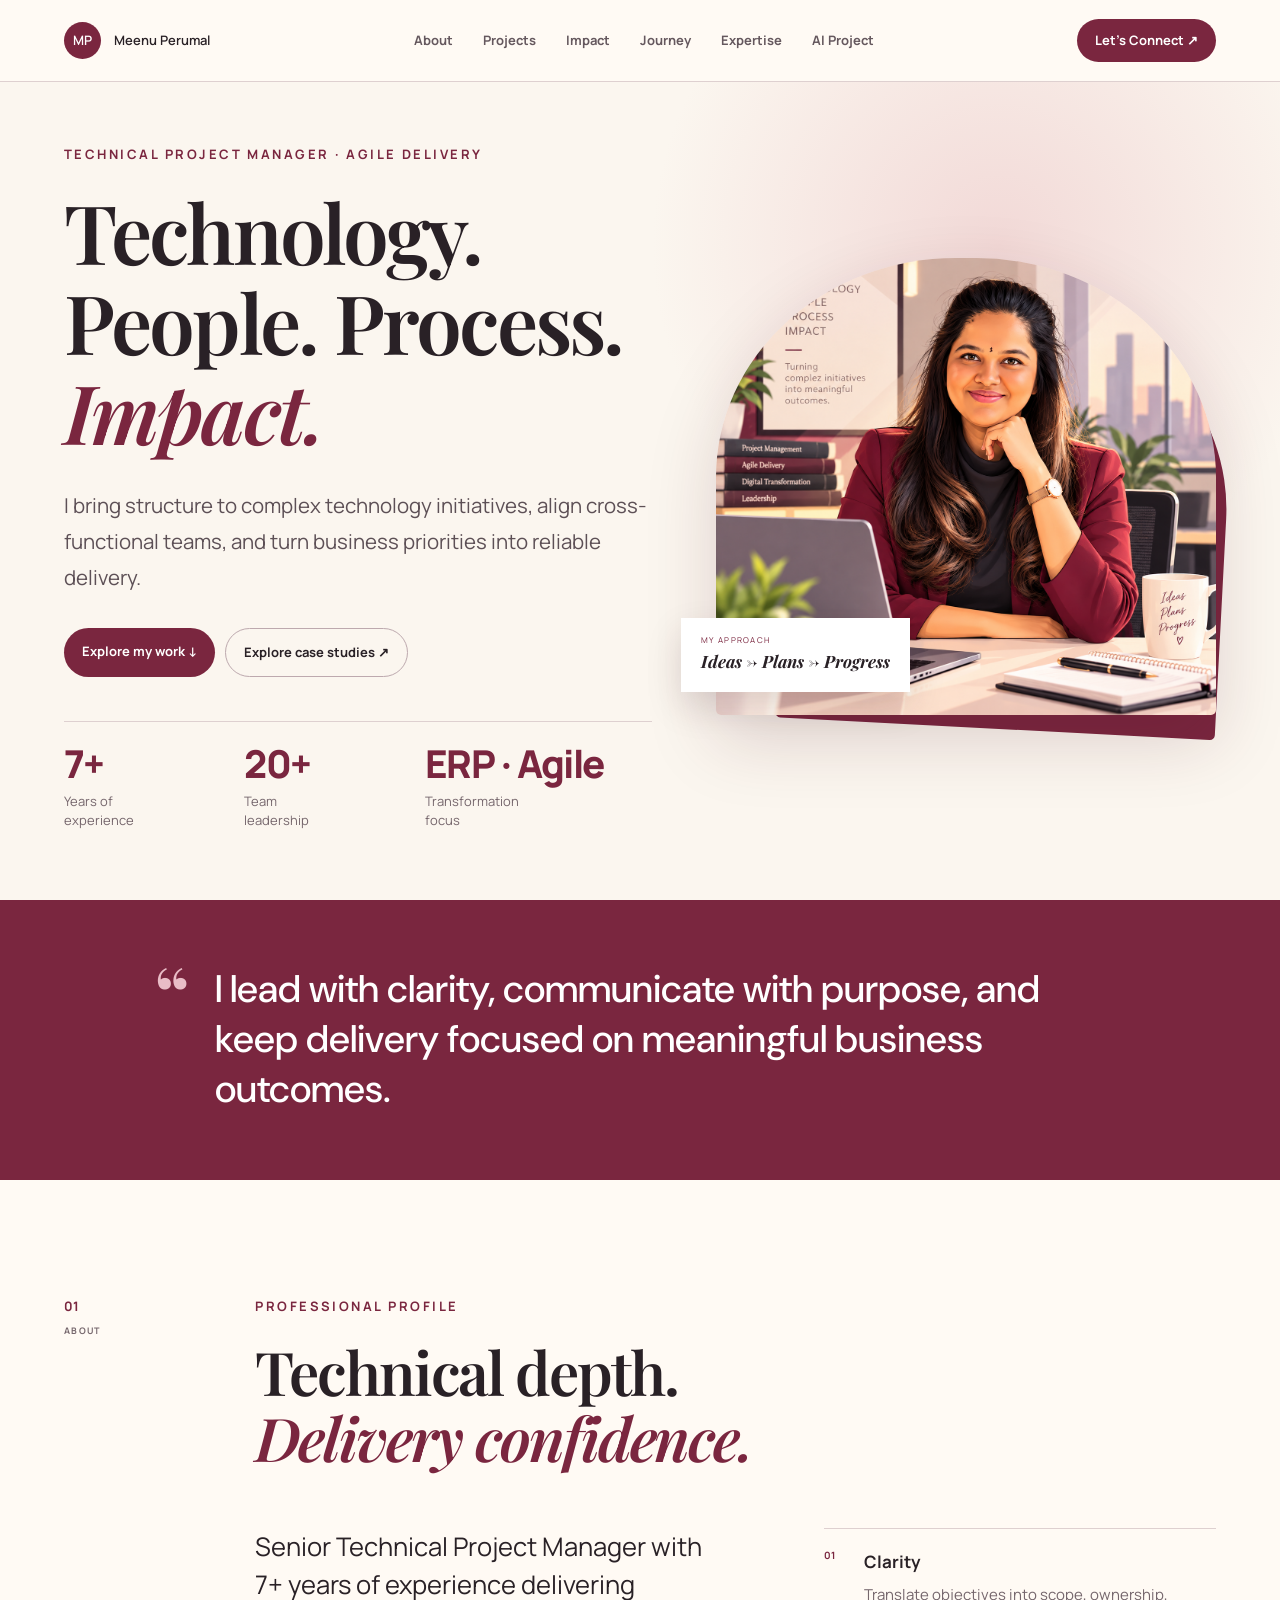
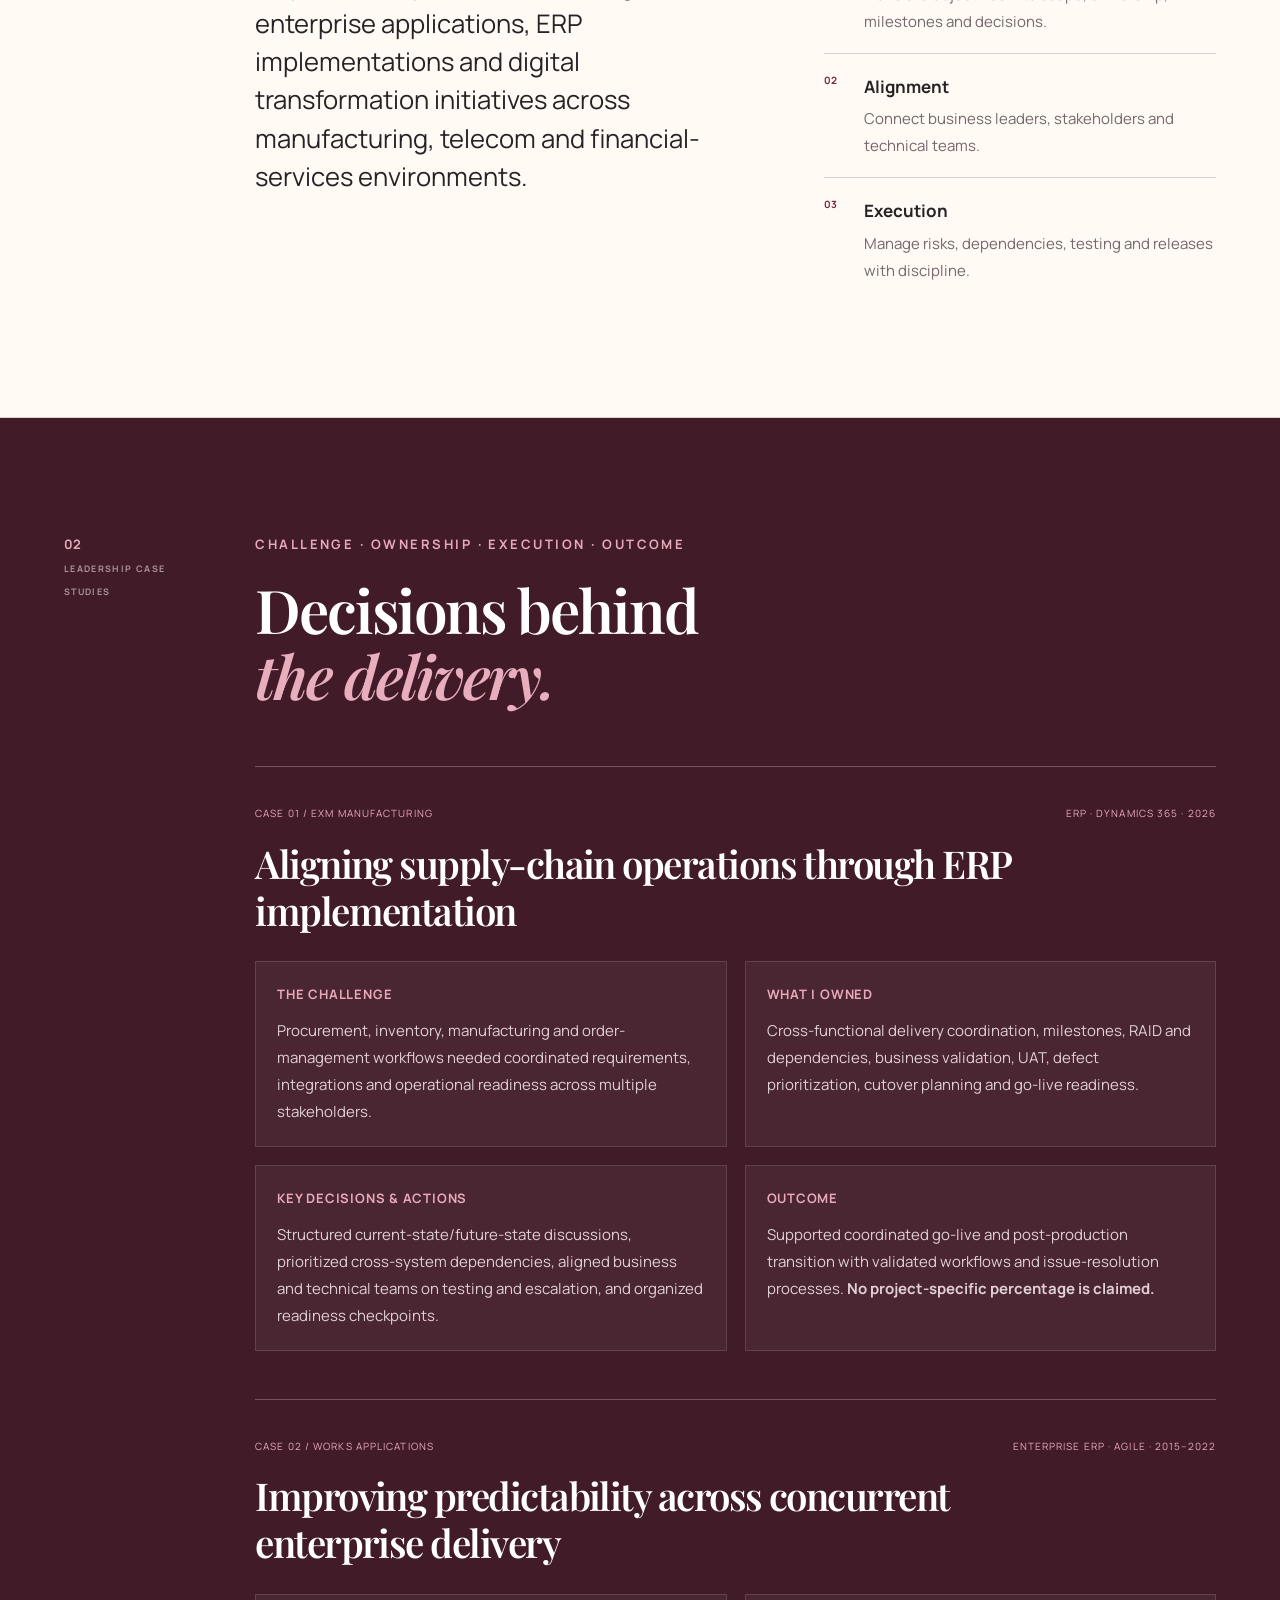
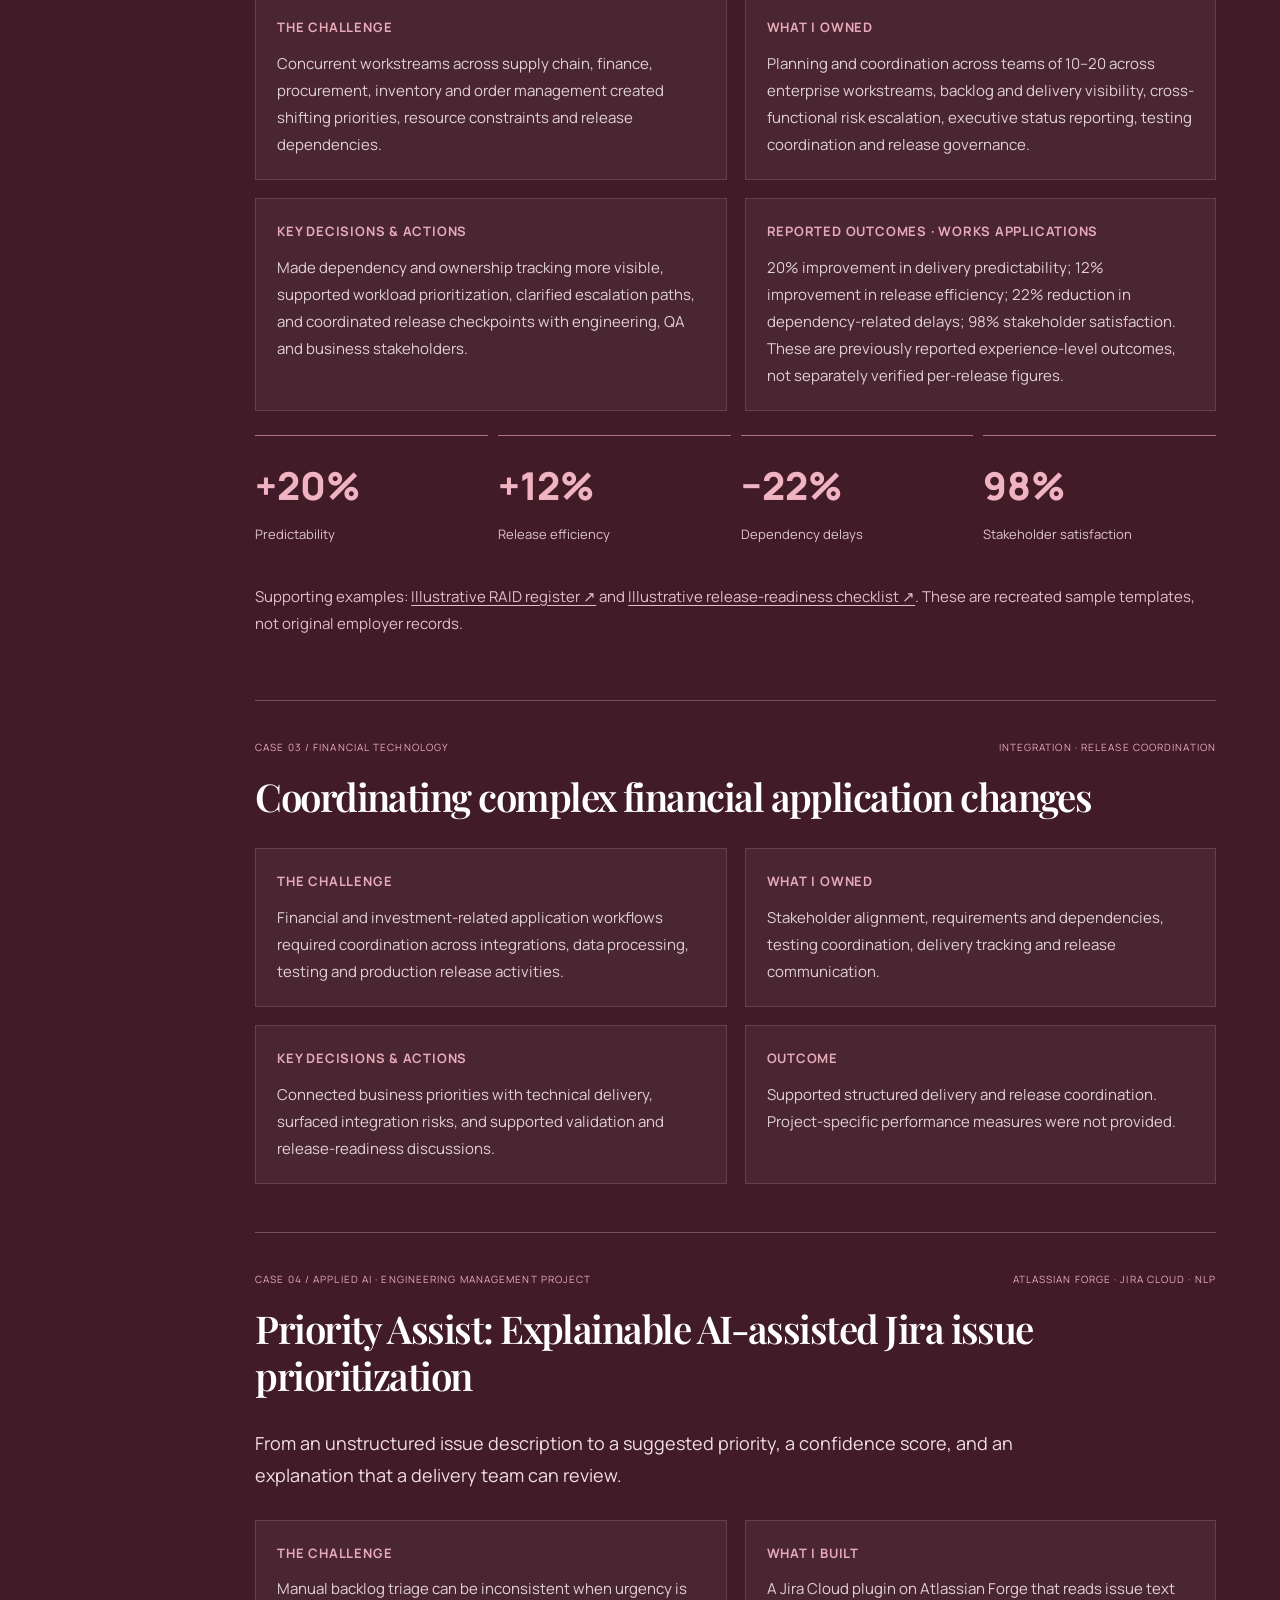
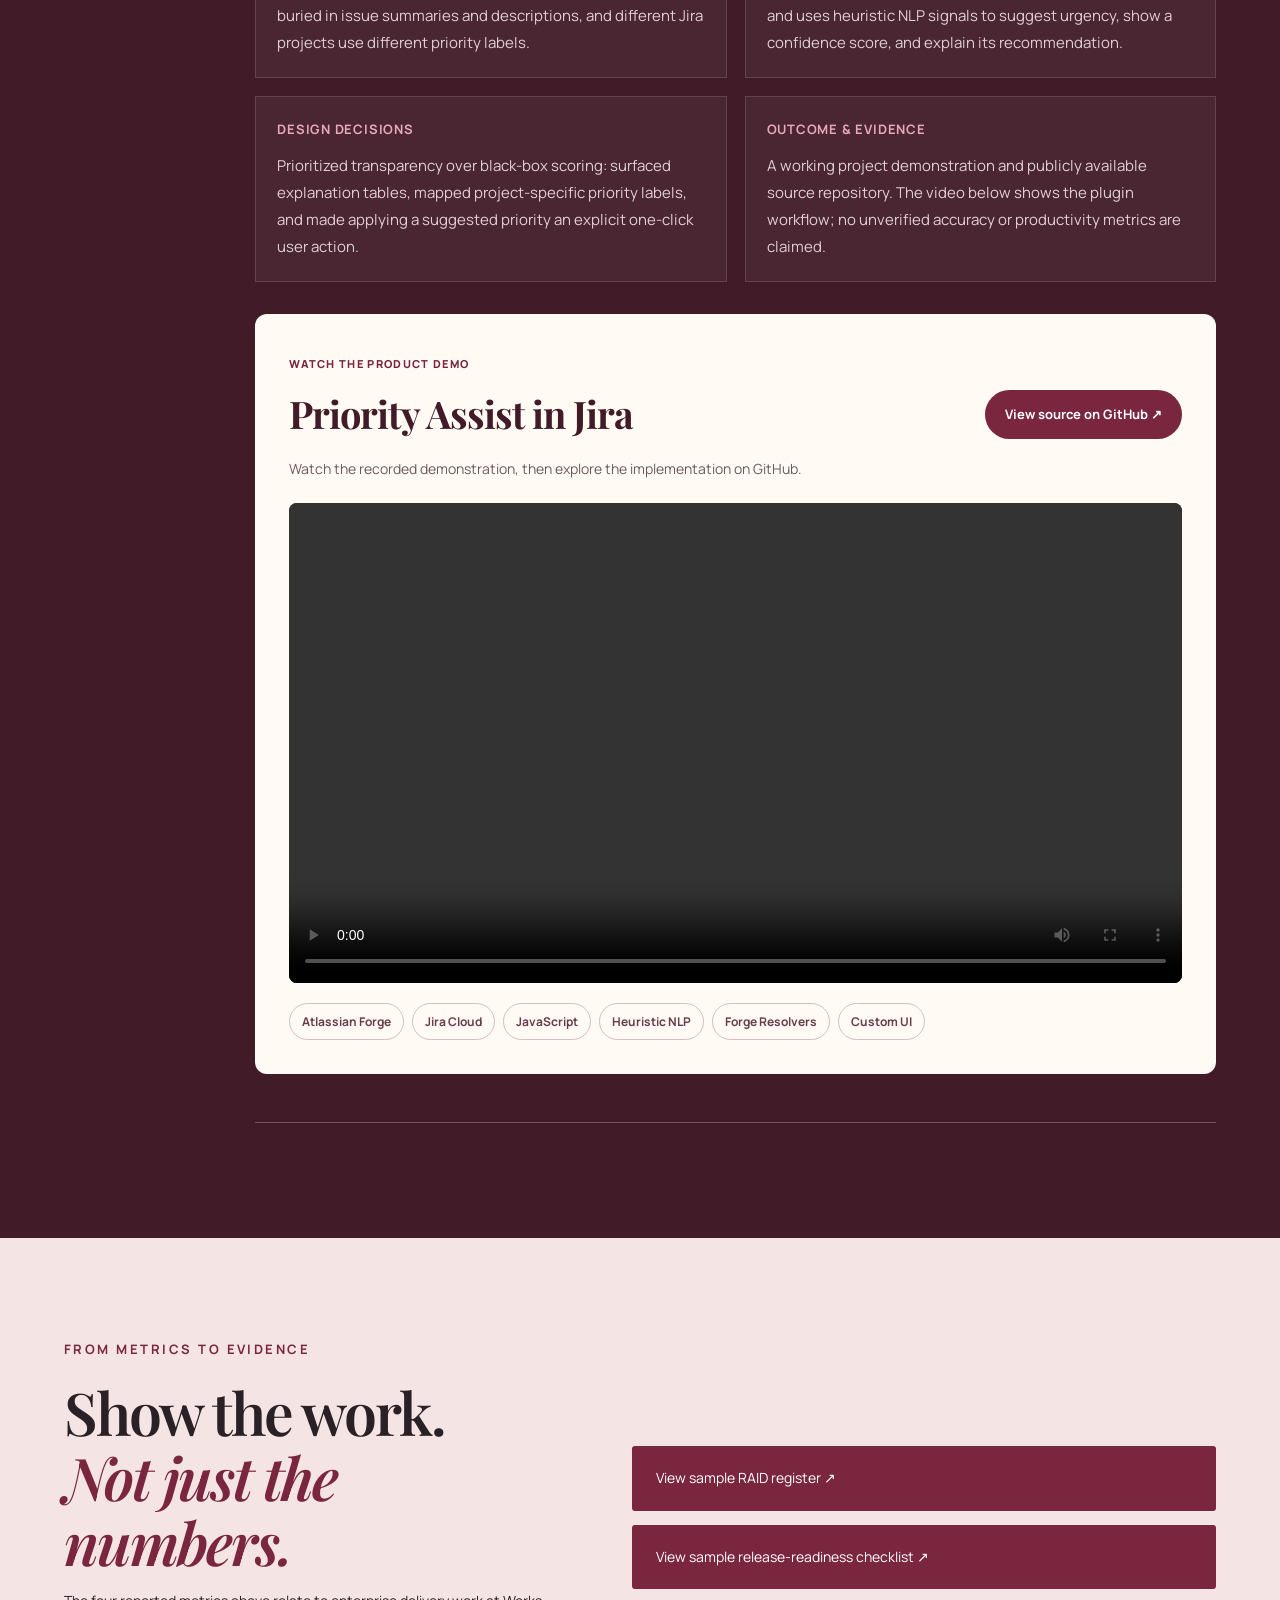
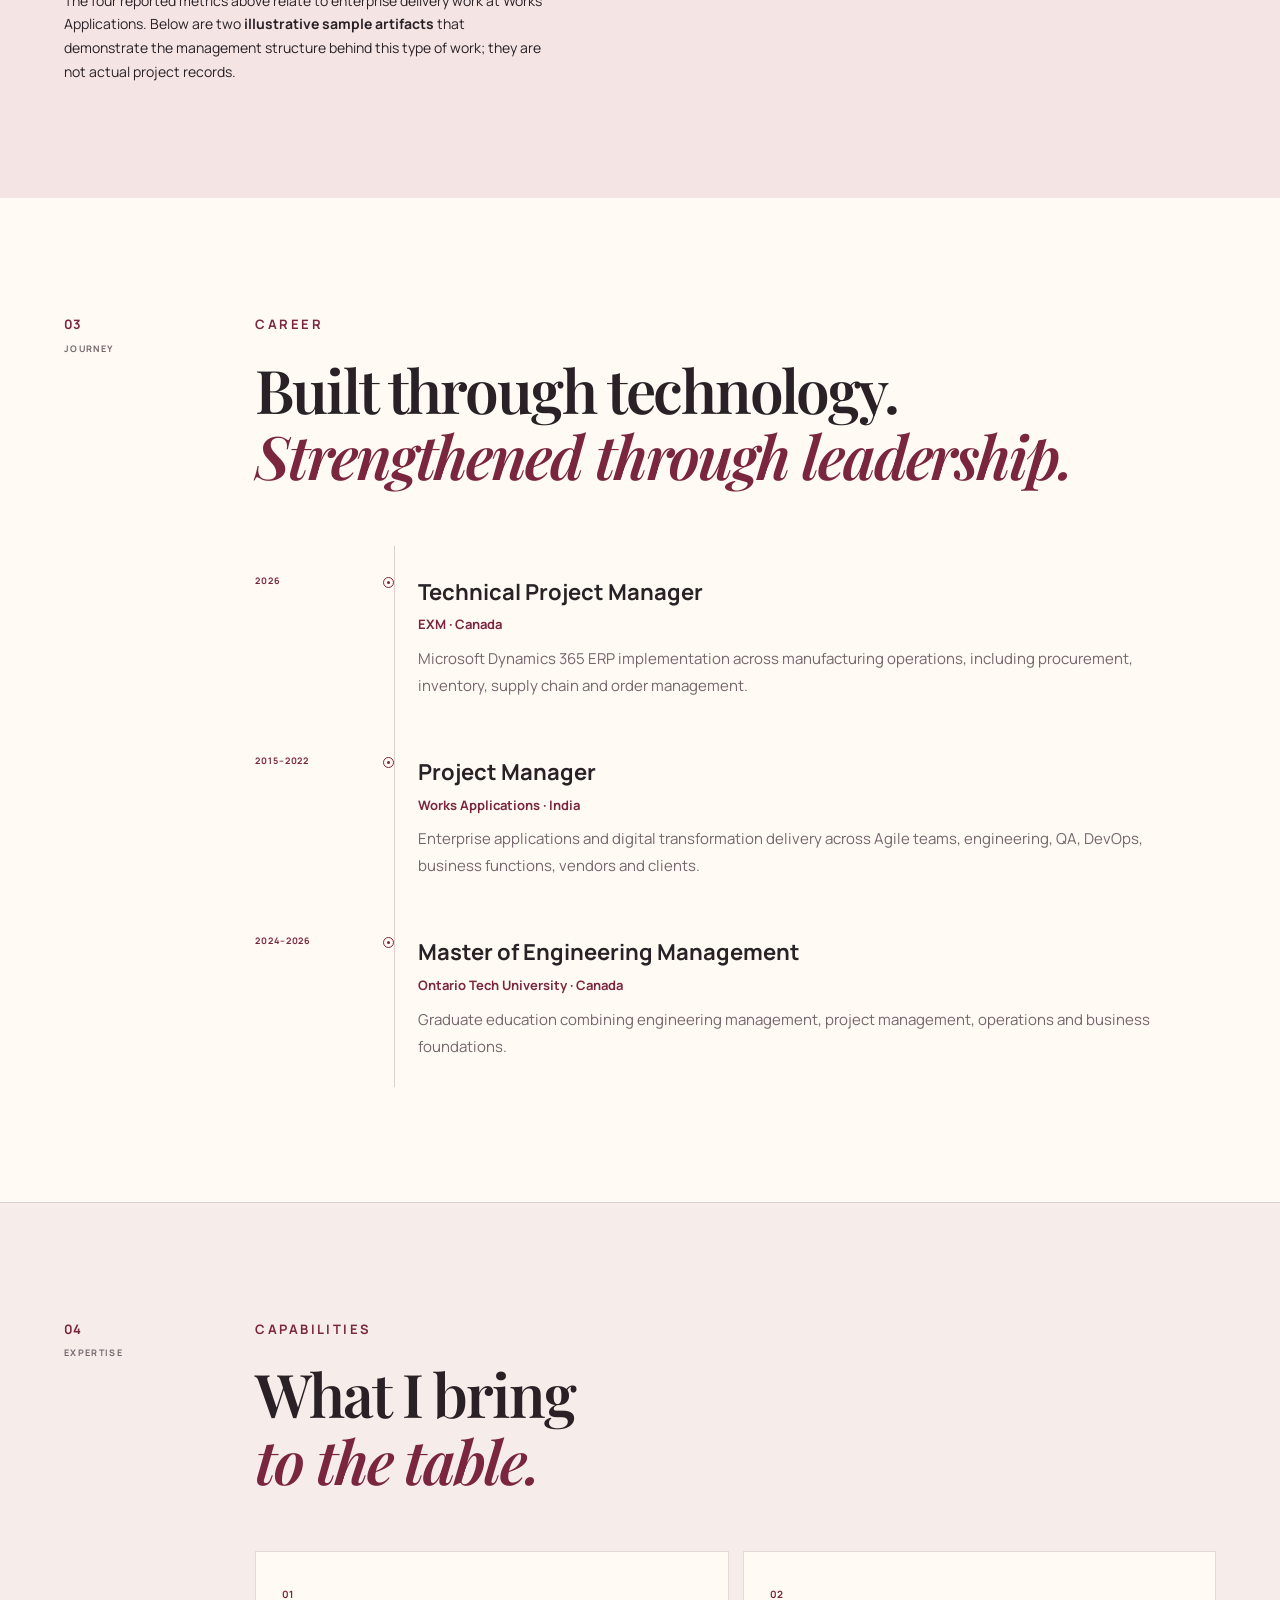
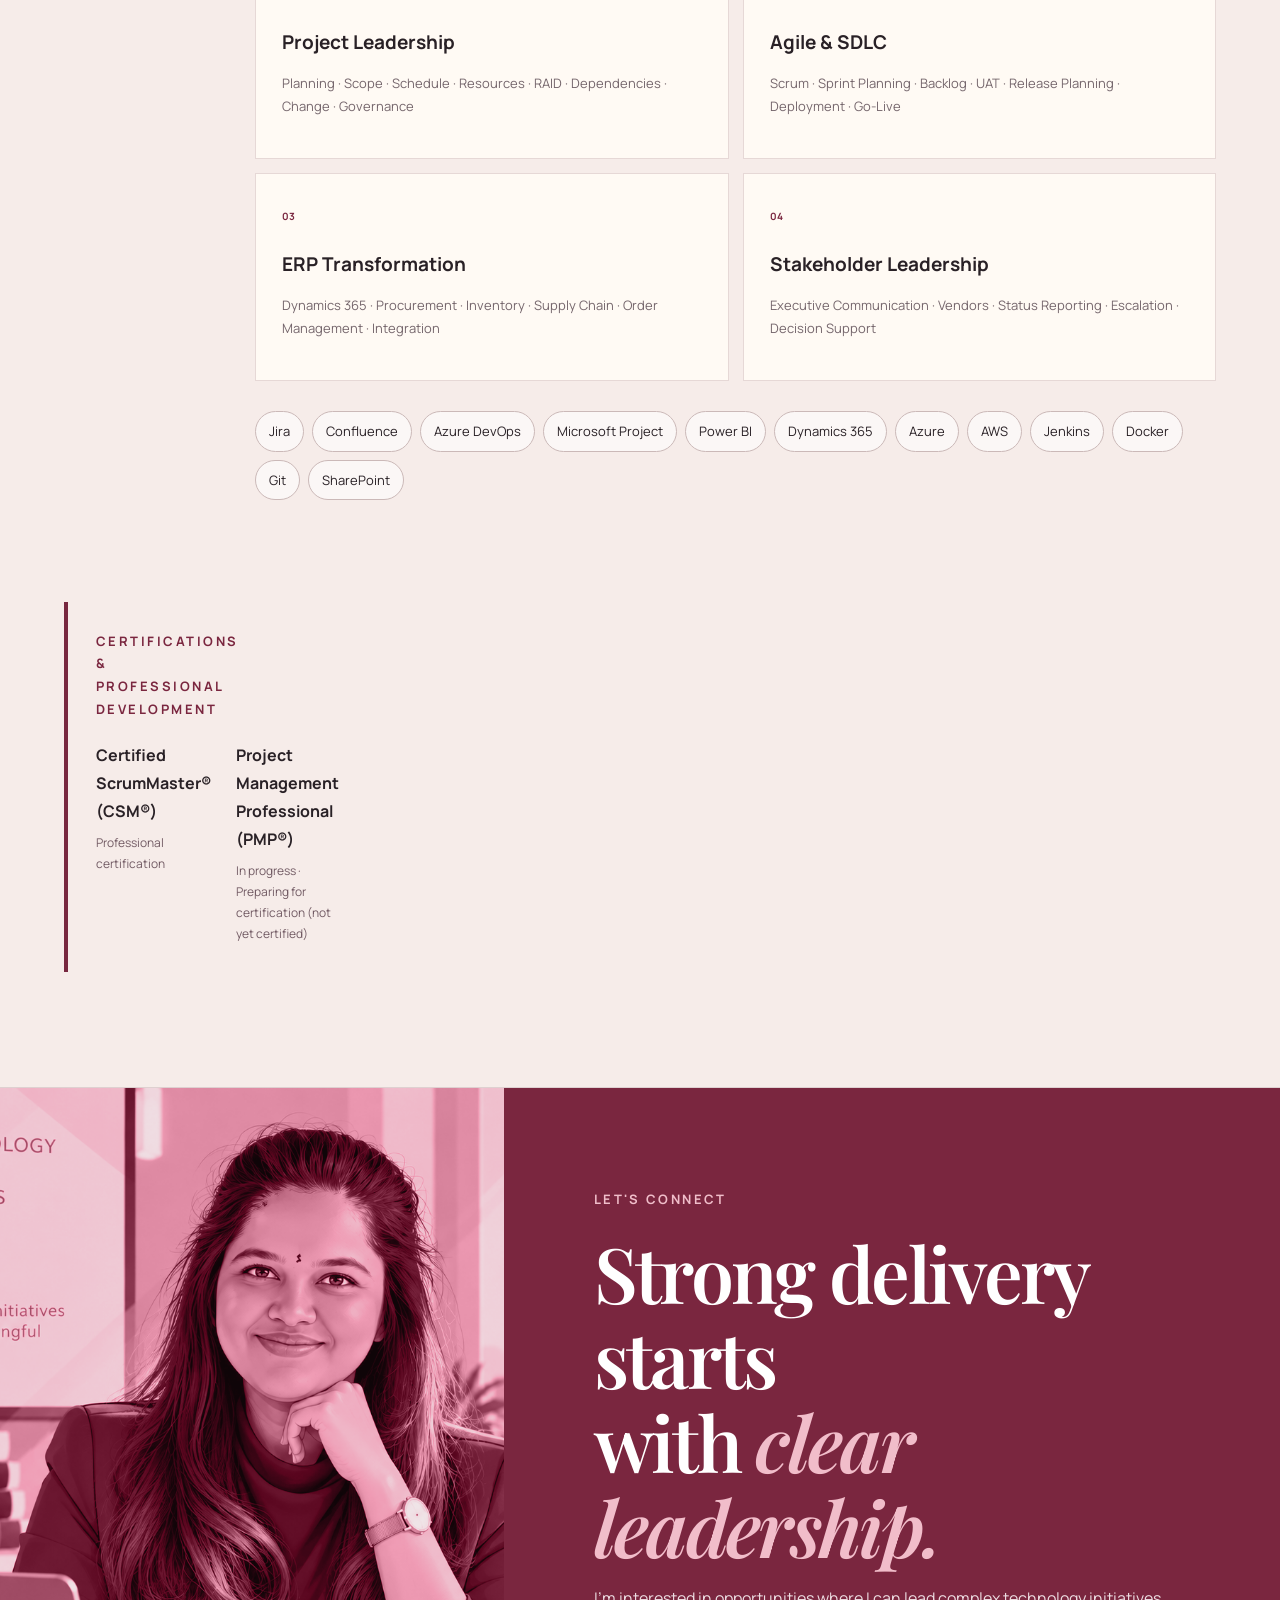
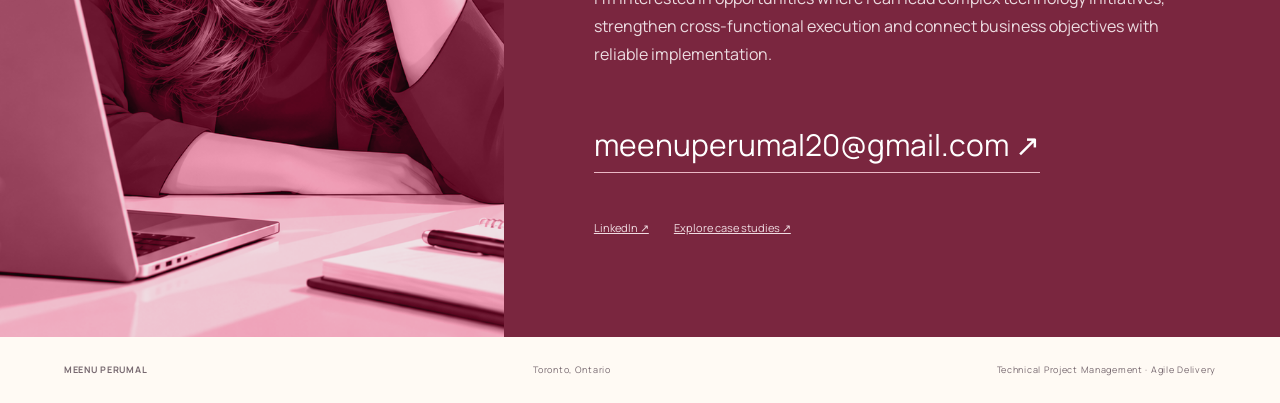
<file: index.html>
<!DOCTYPE html>

<html lang="en"><head>
<meta charset="utf-8"/><meta content="width=device-width,initial-scale=1" name="viewport"/>
<meta content="Meenu Perumal — Technical Project Manager | Agile Delivery | ERP &amp; Digital Transformation" name="description"/>
<title>Meenu Perumal | Technical Project Manager</title>
<link rel="preconnect" href="https://fonts.googleapis.com"/><link rel="preconnect" href="https://fonts.gstatic.com" crossorigin/><link href="https://fonts.googleapis.com/css2?family=DM+Sans:wght@400;500;600;700&family=Manrope:wght@400;500;600;700;800&family=Playfair+Display:ital,wght@0,500;0,600;0,700;1,500;1,600&display=swap" rel="stylesheet"/><link href="styles.css" rel="stylesheet"/>
</head><body>
<header>
<a class="logo" href="#home"><span>MP</span> Meenu Perumal</a>
<nav><a href="#about">About</a><a href="#work">Projects</a><a href="#impact">Impact</a><a href="#journey">Journey</a><a href="#expertise">Expertise</a><a href="#nlp">AI Project</a></nav>
<a class="connect" href="#contact">Let's Connect <b>↗</b></a>
</header>
<main>
<section class="hero" id="home">
<div class="hero-copy reveal">
<p class="eyebrow">TECHNICAL PROJECT MANAGER · AGILE DELIVERY</p>
<h1>Technology.<br/>People. Process.<br/><em>Impact.</em></h1>
<p class="intro">I bring structure to complex technology initiatives, align cross-functional teams, and turn business priorities into reliable delivery.</p>
<div class="buttons"><a class="btn solid" href="#work">Explore my work <span>↓</span></a><a class="btn outline" href="#work" target="_blank">Explore case studies ↗</a></div>
<div class="mini-stats"><div><b>7+</b><span>Years of<br/>experience</span></div><div><b>20+</b><span>Team<br/>leadership</span></div><div><b>ERP · Agile</b><span>Transformation<br/>focus</span></div></div>
</div>
<div class="hero-art reveal">
<div class="art-back"></div><img alt="Illustrated professional portrait of Meenu Perumal" src="meenu-cartoon-portrait.png"/>
<div class="floating-card"><span>MY APPROACH</span><strong>Ideas → Plans → Progress</strong></div>
</div>
</section>
<section class="quote reveal"><span>“</span><p>I lead with clarity, communicate with purpose, and keep delivery focused on meaningful business outcomes.</p></section>
<section class="section light" id="about">
<div class="side-label reveal">01<br/><span>ABOUT</span></div>
<div class="content reveal">
<p class="eyebrow">PROFESSIONAL PROFILE</p>
<h2>Technical depth.<br/><em>Delivery confidence.</em></h2>
<div class="about-grid"><p class="big">Senior Technical Project Manager with 7+ years of experience delivering enterprise applications, ERP implementations and digital transformation initiatives across manufacturing, telecom and financial-services environments.</p>
<div class="values"><article><b>01</b><div><h3>Clarity</h3><p>Translate objectives into scope, ownership, milestones and decisions.</p></div></article><article><b>02</b><div><h3>Alignment</h3><p>Connect business leaders, stakeholders and technical teams.</p></div></article><article><b>03</b><div><h3>Execution</h3><p>Manage risks, dependencies, testing and releases with discipline.</p></div></article></div></div>
</div></section>
<section class="section wine" id="work"><div class="side-label reveal">02<br/><span>LEADERSHIP CASE STUDIES</span></div><div class="content reveal"><p class="eyebrow">CHALLENGE · OWNERSHIP · EXECUTION · OUTCOME</p><h2>Decisions behind<br/><em>the delivery.</em></h2>
<div class="lead-cases">
<article class="lead-case"><div class="case-head"><span>CASE 01 / EXM MANUFACTURING</span><span>ERP · DYNAMICS 365 · 2026</span></div><h3>Aligning supply-chain operations through ERP implementation</h3><div class="case-grid"><div><h4>THE CHALLENGE</h4><p>Procurement, inventory, manufacturing and order-management workflows needed coordinated requirements, integrations and operational readiness across multiple stakeholders.</p></div><div><h4>WHAT I OWNED</h4><p>Cross-functional delivery coordination, milestones, RAID and dependencies, business validation, UAT, defect prioritization, cutover planning and go-live readiness.</p></div><div><h4>KEY DECISIONS &amp; ACTIONS</h4><p>Structured current-state/future-state discussions, prioritized cross-system dependencies, aligned business and technical teams on testing and escalation, and organized readiness checkpoints.</p></div><div><h4>OUTCOME</h4><p>Supported coordinated go-live and post-production transition with validated workflows and issue-resolution processes. <strong>No project-specific percentage is claimed.</strong></p></div></div></article>
<article class="lead-case"><div class="case-head"><span>CASE 02 / WORKS APPLICATIONS</span><span>ENTERPRISE ERP · AGILE · 2015–2022</span></div><h3>Improving predictability across concurrent enterprise delivery</h3><div class="case-grid"><div><h4>THE CHALLENGE</h4><p>Concurrent workstreams across supply chain, finance, procurement, inventory and order management created shifting priorities, resource constraints and release dependencies.</p></div><div><h4>WHAT I OWNED</h4><p>Planning and coordination across teams of 10–20 across enterprise workstreams, backlog and delivery visibility, cross-functional risk escalation, executive status reporting, testing coordination and release governance.</p></div><div><h4>KEY DECISIONS &amp; ACTIONS</h4><p>Made dependency and ownership tracking more visible, supported workload prioritization, clarified escalation paths, and coordinated release checkpoints with engineering, QA and business stakeholders.</p></div><div><h4>REPORTED OUTCOMES · WORKS APPLICATIONS</h4><p>20% improvement in delivery predictability; 12% improvement in release efficiency; 22% reduction in dependency-related delays; 98% stakeholder satisfaction. These are previously reported experience-level outcomes, not separately verified per-release figures.</p></div></div><div class="metric-strip"><div><strong>+20%</strong><small>Predictability</small></div><div><strong>+12%</strong><small>Release efficiency</small></div><div><strong>−22%</strong><small>Dependency delays</small></div><div><strong>98%</strong><small>Stakeholder satisfaction</small></div></div><p class="artifact-note">Supporting examples: <a href="sample-raid-register.html" target="_blank">Illustrative RAID register ↗</a> and <a href="sample-release-readiness.html" target="_blank">Illustrative release-readiness checklist ↗</a>. These are recreated sample templates, not original employer records.</p></article>
<article class="lead-case"><div class="case-head"><span>CASE 03 / FINANCIAL TECHNOLOGY</span><span>INTEGRATION · RELEASE COORDINATION</span></div><h3>Coordinating complex financial application changes</h3><div class="case-grid"><div><h4>THE CHALLENGE</h4><p>Financial and investment-related application workflows required coordination across integrations, data processing, testing and production release activities.</p></div><div><h4>WHAT I OWNED</h4><p>Stakeholder alignment, requirements and dependencies, testing coordination, delivery tracking and release communication.</p></div><div><h4>KEY DECISIONS &amp; ACTIONS</h4><p>Connected business priorities with technical delivery, surfaced integration risks, and supported validation and release-readiness discussions.</p></div><div><h4>OUTCOME</h4><p>Supported structured delivery and release coordination. Project-specific performance measures were not provided.</p></div></div></article>
<article class="lead-case nlp-case" id="nlp">
<div class="case-head"><span>CASE 04 / APPLIED AI · ENGINEERING MANAGEMENT PROJECT</span><span>ATLASSIAN FORGE · JIRA CLOUD · NLP</span></div>
<h3>Priority Assist: Explainable AI-assisted Jira issue prioritization</h3>
<p class="nlp-lede">From an unstructured issue description to a suggested priority, a confidence score, and an explanation that a delivery team can review.</p>
<div class="case-grid">
<div><h4>THE CHALLENGE</h4><p>Manual backlog triage can be inconsistent when urgency is buried in issue summaries and descriptions, and different Jira projects use different priority labels.</p></div>
<div><h4>WHAT I BUILT</h4><p>A Jira Cloud plugin on Atlassian Forge that reads issue text and uses heuristic NLP signals to suggest urgency, show a confidence score, and explain its recommendation.</p></div>
<div><h4>DESIGN DECISIONS</h4><p>Prioritized transparency over black-box scoring: surfaced explanation tables, mapped project-specific priority labels, and made applying a suggested priority an explicit one-click user action.</p></div>
<div><h4>OUTCOME &amp; EVIDENCE</h4><p>A working project demonstration and publicly available source repository. The video below shows the plugin workflow; no unverified accuracy or productivity metrics are claimed.</p></div>
</div>
<div class="nlp-demo">
<div class="nlp-demo-heading"><div><span class="demo-kicker">WATCH THE PRODUCT DEMO</span><h4>Priority Assist in Jira</h4><p>Watch the recorded demonstration, then explore the implementation on GitHub.</p></div><a class="repo-link" href="https://github.com/meenuperumal/priority-assist-jira-plugin" target="_blank" rel="noopener noreferrer">View source on GitHub ↗</a></div>
<video controls playsinline preload="metadata" aria-label="Priority Assist Jira plugin demo video"><source src="priority-assist-demo.mp4" type="video/mp4"/>Your browser does not support embedded video. <a href="priority-assist-demo.mp4">Open the demo video</a>.</video>
<div class="nlp-stack"><span>Atlassian Forge</span><span>Jira Cloud</span><span>JavaScript</span><span>Heuristic NLP</span><span>Forge Resolvers</span><span>Custom UI</span></div>
</div>
</article>
</div></div></section>
<section class="impact reveal" id="impact"><div><p class="eyebrow">FROM METRICS TO EVIDENCE</p><h2>Show the work.<br/><em>Not just the numbers.</em></h2><p class="evidence-intro">The four reported metrics above relate to enterprise delivery work at Works Applications. Below are two <strong>illustrative sample artifacts</strong> that demonstrate the management structure behind this type of work; they are not actual project records.</p></div><div class="artifact-links"><a href="sample-raid-register.html">View sample RAID register ↗</a><a href="sample-release-readiness.html">View sample release-readiness checklist ↗</a></div></section>
<section class="section light" id="journey">
<div class="side-label reveal">03<br/><span>JOURNEY</span></div>
<div class="content reveal"><p class="eyebrow">CAREER</p><h2>Built through technology.<br/><em>Strengthened through leadership.</em></h2>
<div class="timeline">
<article><time>2026</time><i></i><div><h3>Technical Project Manager</h3><h4>EXM · Canada</h4><p>Microsoft Dynamics 365 ERP implementation across manufacturing operations, including procurement, inventory, supply chain and order management.</p></div></article>
<article><time>2015–2022</time><i></i><div><h3>Project Manager</h3><h4>Works Applications · India</h4><p>Enterprise applications and digital transformation delivery across Agile teams, engineering, QA, DevOps, business functions, vendors and clients.</p></div></article>
<article><time>2024–2026</time><i></i><div><h3>Master of Engineering Management</h3><h4>Ontario Tech University · Canada</h4><p>Graduate education combining engineering management, project management, operations and business foundations.</p></div></article>
</div></div></section>
<section class="section blush" id="expertise">
<div class="side-label reveal">04<br/><span>EXPERTISE</span></div>
<div class="content reveal"><p class="eyebrow">CAPABILITIES</p><h2>What I bring<br/><em>to the table.</em></h2>
<div class="cap-grid"><article><b>01</b><h3>Project Leadership</h3><p>Planning · Scope · Schedule · Resources · RAID · Dependencies · Change · Governance</p></article><article><b>02</b><h3>Agile &amp; SDLC</h3><p>Scrum · Sprint Planning · Backlog · UAT · Release Planning · Deployment · Go-Live</p></article><article><b>03</b><h3>ERP Transformation</h3><p>Dynamics 365 · Procurement · Inventory · Supply Chain · Order Management · Integration</p></article><article><b>04</b><h3>Stakeholder Leadership</h3><p>Executive Communication · Vendors · Status Reporting · Escalation · Decision Support</p></article></div>
<div class="tools"><span>Jira</span><span>Confluence</span><span>Azure DevOps</span><span>Microsoft Project</span><span>Power BI</span><span>Dynamics 365</span><span>Azure</span><span>AWS</span><span>Jenkins</span><span>Docker</span><span>Git</span><span>SharePoint</span></div>
</div><div class="credentials-panel"><p class="eyebrow">CERTIFICATIONS &amp; PROFESSIONAL DEVELOPMENT</p><div class="credential-row"><div><strong>Certified ScrumMaster® (CSM®)</strong><span>Professional certification</span></div><div><strong>Project Management Professional (PMP®)</strong><span>In progress · Preparing for certification (not yet certified)</span></div></div></div></section>
<section class="contact" id="contact">
<div class="contact-art reveal"><img alt="" src="meenu-cartoon-portrait.png"/></div>
<div class="contact-copy reveal"><p class="eyebrow">LET'S CONNECT</p><h2>Strong delivery starts<br/>with <em>clear leadership.</em></h2><p>I'm interested in opportunities where I can lead complex technology initiatives, strengthen cross-functional execution and connect business objectives with reliable implementation.</p><a class="email" href="mailto:meenuperumal20@gmail.com">meenuperumal20@gmail.com ↗</a><div class="social"><a href="https://linkedin.com/in/meenuperumal/" target="_blank">LinkedIn ↗</a><a href="#work" target="_blank">Explore case studies ↗</a></div></div>
</section>
</main>
<footer><b>MEENU PERUMAL</b><span>Toronto, Ontario</span><span>Technical Project Management · Agile Delivery</span></footer>
<script src="script.js"></script></body></html>
</file>
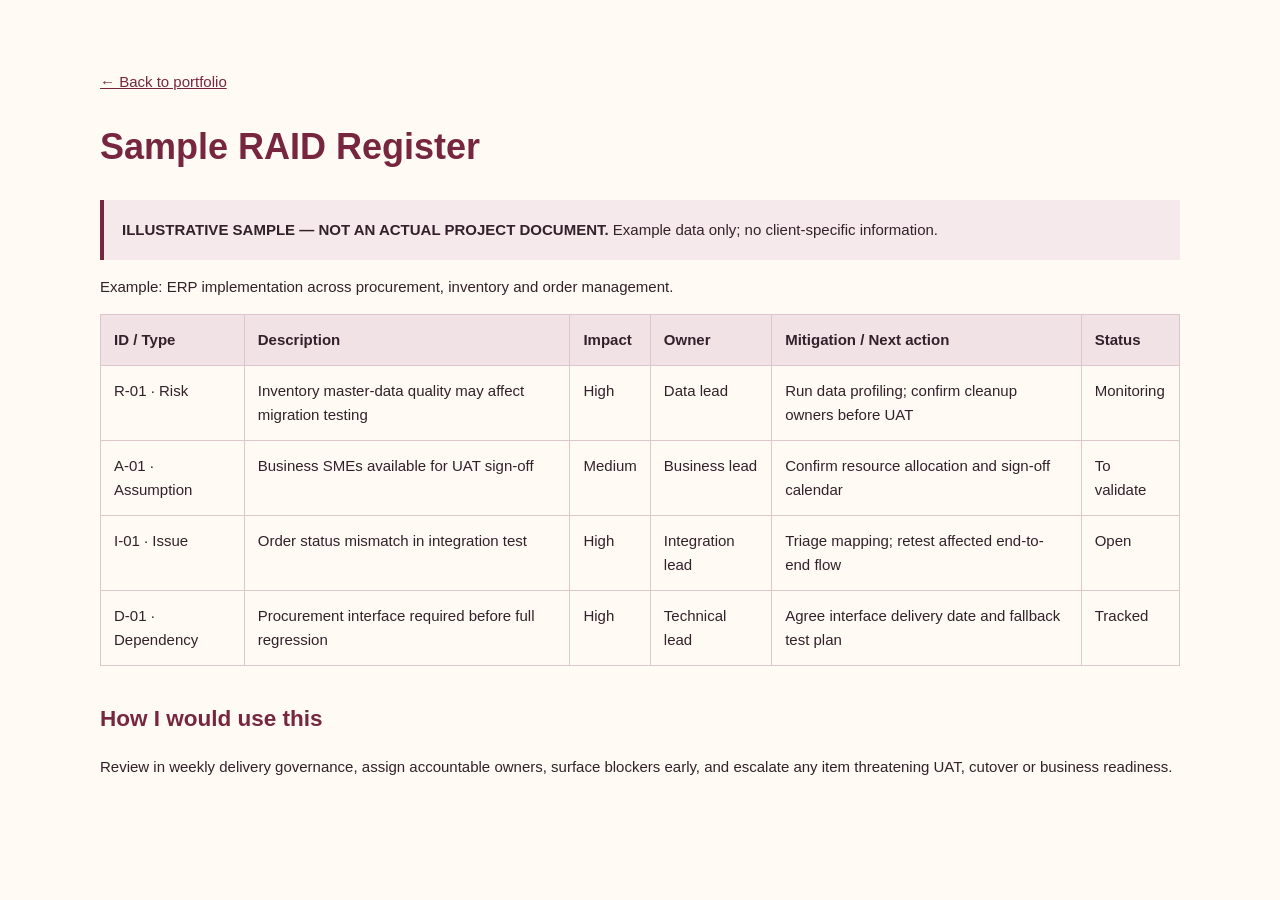
<file: sample-raid-register.html>
<!doctype html><html><head><meta charset="utf-8"><meta name="viewport" content="width=device-width,initial-scale=1"><title>Sample RAID Register</title><style>body{margin:0;background:#fffaf4;color:#32212a;font:15px/1.6 Arial,sans-serif}main{max-width:1080px;margin:50px auto;padding:20px}h1{color:#76273f;font-size:36px}h2{margin-top:35px;color:#76273f}table{width:100%;border-collapse:collapse}th,td{border:1px solid #ddc7cd;text-align:left;padding:13px;vertical-align:top}th{background:#f1e2e6}a{color:#76273f}.notice{background:#f6e9eb;padding:18px;border-left:4px solid #76273f}@media(max-width:650px){table{font-size:12px}th,td{padding:6px}}</style></head><body><main><a href="index.html#impact">← Back to portfolio</a><h1>Sample RAID Register</h1><p class="notice"><b>ILLUSTRATIVE SAMPLE — NOT AN ACTUAL PROJECT DOCUMENT.</b> Example data only; no client-specific information.</p><p>Example: ERP implementation across procurement, inventory and order management.</p><table><tr><th>ID / Type</th><th>Description</th><th>Impact</th><th>Owner</th><th>Mitigation / Next action</th><th>Status</th></tr><tr><td>R-01 · Risk</td><td>Inventory master-data quality may affect migration testing</td><td>High</td><td>Data lead</td><td>Run data profiling; confirm cleanup owners before UAT</td><td>Monitoring</td></tr><tr><td>A-01 · Assumption</td><td>Business SMEs available for UAT sign-off</td><td>Medium</td><td>Business lead</td><td>Confirm resource allocation and sign-off calendar</td><td>To validate</td></tr><tr><td>I-01 · Issue</td><td>Order status mismatch in integration test</td><td>High</td><td>Integration lead</td><td>Triage mapping; retest affected end-to-end flow</td><td>Open</td></tr><tr><td>D-01 · Dependency</td><td>Procurement interface required before full regression</td><td>High</td><td>Technical lead</td><td>Agree interface delivery date and fallback test plan</td><td>Tracked</td></tr></table><h2>How I would use this</h2><p>Review in weekly delivery governance, assign accountable owners, surface blockers early, and escalate any item threatening UAT, cutover or business readiness.</p></main></body></html>
</file>
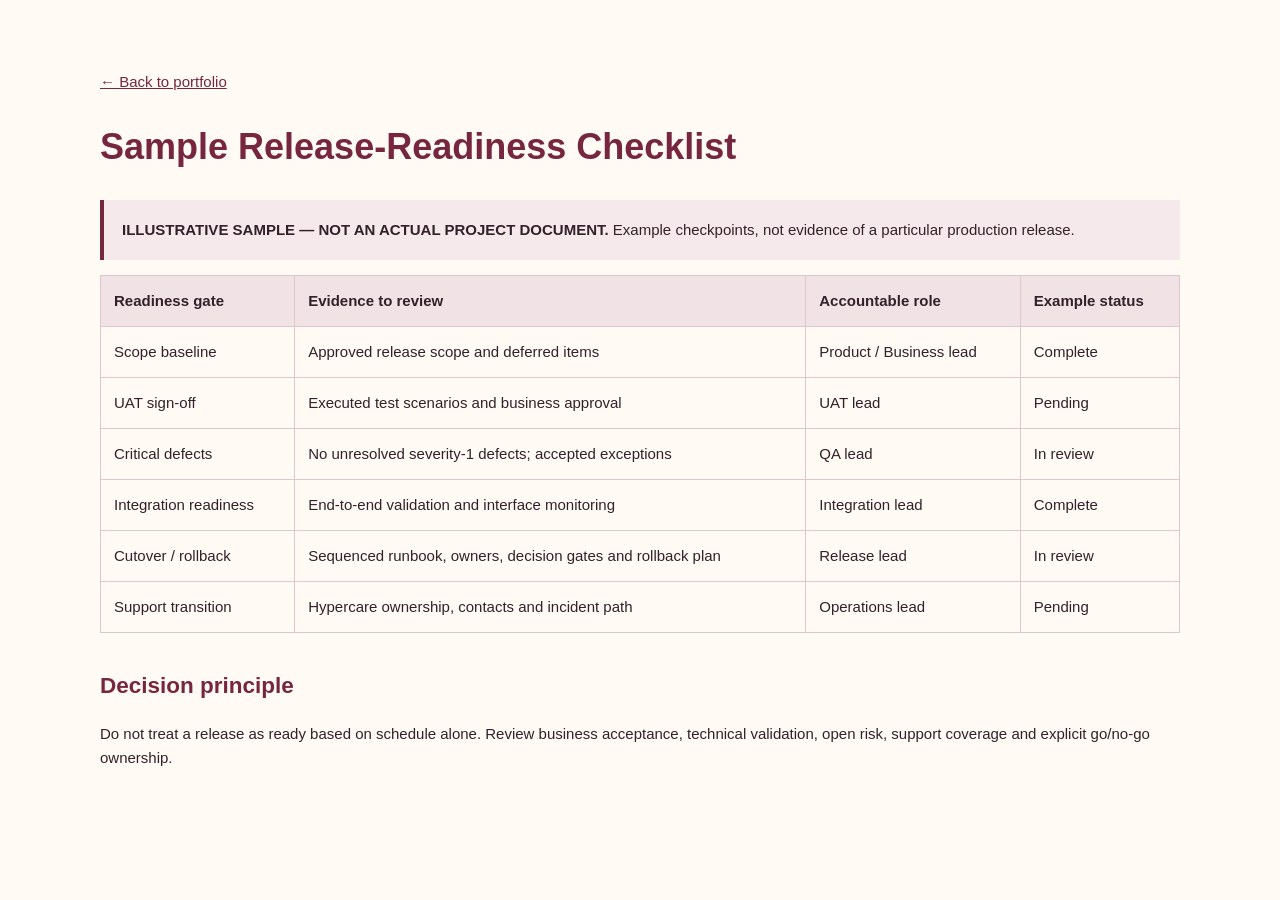
<file: sample-release-readiness.html>
<!doctype html><html><head><meta charset="utf-8"><meta name="viewport" content="width=device-width,initial-scale=1"><title>Sample Release Readiness Checklist</title><style>body{margin:0;background:#fffaf4;color:#32212a;font:15px/1.6 Arial,sans-serif}main{max-width:1080px;margin:50px auto;padding:20px}h1{color:#76273f;font-size:36px}h2{margin-top:35px;color:#76273f}table{width:100%;border-collapse:collapse}th,td{border:1px solid #ddc7cd;text-align:left;padding:13px;vertical-align:top}th{background:#f1e2e6}a{color:#76273f}.notice{background:#f6e9eb;padding:18px;border-left:4px solid #76273f}@media(max-width:650px){table{font-size:12px}th,td{padding:6px}}</style></head><body><main><a href="index.html#impact">← Back to portfolio</a><h1>Sample Release-Readiness Checklist</h1><p class="notice"><b>ILLUSTRATIVE SAMPLE — NOT AN ACTUAL PROJECT DOCUMENT.</b> Example checkpoints, not evidence of a particular production release.</p><table><tr><th>Readiness gate</th><th>Evidence to review</th><th>Accountable role</th><th>Example status</th></tr><tr><td>Scope baseline</td><td>Approved release scope and deferred items</td><td>Product / Business lead</td><td>Complete</td></tr><tr><td>UAT sign-off</td><td>Executed test scenarios and business approval</td><td>UAT lead</td><td>Pending</td></tr><tr><td>Critical defects</td><td>No unresolved severity-1 defects; accepted exceptions</td><td>QA lead</td><td>In review</td></tr><tr><td>Integration readiness</td><td>End-to-end validation and interface monitoring</td><td>Integration lead</td><td>Complete</td></tr><tr><td>Cutover / rollback</td><td>Sequenced runbook, owners, decision gates and rollback plan</td><td>Release lead</td><td>In review</td></tr><tr><td>Support transition</td><td>Hypercare ownership, contacts and incident path</td><td>Operations lead</td><td>Pending</td></tr></table><h2>Decision principle</h2><p>Do not treat a release as ready based on schedule alone. Review business acceptance, technical validation, open risk, support coverage and explicit go/no-go ownership.</p></main></body></html>
</file>
<file: styles.css>
@import url('https://fonts.googleapis.com/css2?family=DM+Sans:wght@400;500;600;700&family=Playfair+Display:ital,wght@1,500;1,600&display=swap');
:root{--wine:#7a263f;--deep:#421b29;--rose:#c86b7d;--blush:#f4e5e4;--cream:#fbf6ef;--paper:#fffaf4;--ink:#292126;--muted:#75666c;--line:#ded0d0;--gold:#a77947}*{box-sizing:border-box}html{scroll-behavior:smooth}body{margin:0;background:var(--paper);color:var(--ink);font-family:"DM Sans",Arial,sans-serif;line-height:1.55}header{height:82px;display:flex;align-items:center;justify-content:space-between;padding:0 5vw;position:sticky;top:0;z-index:50;background:rgba(255,250,244,.94);backdrop-filter:blur(14px);border-bottom:1px solid var(--line)}a{color:inherit}.logo{text-decoration:none;font-size:13px;font-weight:600}.logo span{display:inline-grid;place-items:center;width:37px;height:37px;border-radius:50%;background:var(--wine);color:#fff;margin-right:10px}nav{display:flex;gap:30px}nav a{text-decoration:none;font-size:12px;color:#65585e}.connect{text-decoration:none;color:#fff;background:var(--wine);padding:10px 18px;border-radius:100px;font-size:12px}.hero{min-height:calc(100vh - 82px);display:grid;grid-template-columns:1fr .85fr;gap:5vw;align-items:center;padding:6vh 5vw 7vh;background:radial-gradient(circle at 78% 20%,#f2d9d7 0,transparent 29%),var(--cream)}.eyebrow{font-size:10px;letter-spacing:.19em;font-weight:700;color:var(--wine);margin:0 0 20px}.hero h1,.section h2,.impact h2,.contact h2{font-size:clamp(53px,6.6vw,96px);line-height:.94;letter-spacing:-.06em;font-weight:500;margin:0}.hero h1 em,.section h2 em,.impact h2 em,.contact h2 em{font-family:"Playfair Display",serif;color:var(--wine);font-weight:500}.intro{font-size:18px;max-width:650px;margin:32px 0;color:#5d5056}.buttons{display:flex;gap:10px;flex-wrap:wrap}.btn{text-decoration:none;padding:12px 18px;border-radius:100px;font-size:12px;font-weight:600}.solid{background:var(--wine);color:#fff}.outline{border:1px solid #bda9ae}.mini-stats{display:grid;grid-template-columns:.7fr .9fr 1.2fr;max-width:670px;margin-top:44px;border-top:1px solid var(--line)}.mini-stats div{padding:16px 12px 0 0}.mini-stats b{display:block;color:var(--wine);font-size:16px}.mini-stats span{font-size:10px;color:var(--muted)}.hero-art{position:relative;justify-self:end;max-width:600px;width:100%}.hero-art img{position:relative;z-index:2;width:100%;display:block;border-radius:48% 48% 5px 5px;box-shadow:0 25px 70px #4b17252b}.art-back{position:absolute;width:88%;height:93%;right:-2%;bottom:-3%;background:var(--wine);border-radius:48% 48% 5px 5px;transform:rotate(3deg)}.floating-card{position:absolute;z-index:3;bottom:5%;left:-7%;background:#fff;padding:15px 20px;box-shadow:0 15px 35px #3b1b2525}.floating-card span{display:block;font-size:8px;letter-spacing:.16em;color:var(--wine)}.floating-card strong{font-family:"Playfair Display",serif;font-style:italic;font-size:17px}.quote{padding:65px 12vw;background:var(--wine);color:white;display:flex;gap:25px;align-items:start}.quote>span{font:600 80px "Playfair Display";color:#e9bdc7;line-height:.7}.quote p{font:500 clamp(24px,3vw,42px)/1.3 "DM Sans";max-width:1100px;margin:0}.section{padding:115px 5vw;display:grid;grid-template-columns:140px 1fr;gap:4vw;border-bottom:1px solid var(--line)}.light{background:var(--paper)}.side-label{font-size:13px;color:var(--wine);font-weight:700}.side-label span{font-size:9px;letter-spacing:.15em;color:var(--muted)}.section h2{font-size:clamp(43px,5vw,72px);margin-bottom:58px}.about-grid{display:grid;grid-template-columns:1.1fr .9fr;gap:7vw}.big{font-size:clamp(20px,2vw,29px);line-height:1.5;margin:0}.values article{display:grid;grid-template-columns:40px 1fr;padding:18px 0;border-top:1px solid var(--line)}.values b{font-size:10px;color:var(--wine)}.values h3{margin:0;font-size:17px}.values p{margin:4px 0 0;font-size:13px;color:var(--muted)}.wine{background:var(--deep);color:#fff;border:0}.wine .side-label,.wine .eyebrow{color:#e6aaba}.wine .side-label span{color:#aa929a}.wine h2 em{color:#e8aebe}.project{display:grid;grid-template-columns:55px 1fr;padding:40px 0;border-top:1px solid #674453}.project:last-child{border-bottom:1px solid #674453}.project-num{color:#d991a4;font-size:11px}.tags{display:flex;gap:7px;flex-wrap:wrap}.tags span{border:1px solid #765160;border-radius:100px;padding:4px 9px;font-size:8px;letter-spacing:.08em;color:#dcb9c3}.project h3{font-size:clamp(28px,3.2vw,45px);font-weight:500;letter-spacing:-.035em;margin:15px 0}.project>div>p{color:#cbbcc1;max-width:850px}.project-meta{display:grid;grid-template-columns:1fr 1fr;gap:35px;margin-top:25px}.project-meta span{font-size:11px;color:#baa9af}.project-meta small{display:block;font-size:8px;letter-spacing:.13em;color:#e3a5b6;margin-bottom:4px}.impact{padding:100px 5vw;background:var(--blush);display:grid;grid-template-columns:.9fr 1.1fr;gap:7vw;align-items:end}.impact h2{font-size:clamp(40px,4.6vw,68px)}.metrics{display:grid;grid-template-columns:1fr 1fr}.metrics article{padding:24px;border-top:1px solid #cbb3b8}.metrics b{font-size:clamp(48px,5vw,72px);font-weight:500;color:var(--wine);letter-spacing:-.06em}.metrics sup{font-size:.4em}.metrics p{font-size:12px;max-width:160px}.timeline{position:relative}.timeline:before{content:"";position:absolute;left:139px;top:0;bottom:0;width:1px;background:var(--line)}.timeline article{display:grid;grid-template-columns:115px 20px 1fr;gap:14px;padding:27px 0}.timeline time{font-size:9px;letter-spacing:.1em;color:var(--wine);font-weight:700}.timeline i{width:9px;height:9px;background:var(--wine);border:3px solid var(--paper);outline:1px solid var(--wine);border-radius:50%;z-index:2;margin-top:5px}.timeline h3{font-size:22px;margin:0}.timeline h4{font-size:11px;color:var(--wine);margin:2px 0 9px}.timeline p{max-width:750px;font-size:13px;color:var(--muted);margin:0}.blush{background:#f6ece9}.cap-grid{display:grid;grid-template-columns:1fr 1fr;gap:14px}.cap-grid article{background:var(--paper);padding:26px;border:1px solid #e6d8d6}.cap-grid b{font-size:10px;color:var(--wine)}.cap-grid h3{font-size:19px;margin:20px 0 7px}.cap-grid p{font-size:12px;color:var(--muted)}.tools{display:flex;flex-wrap:wrap;gap:8px;margin-top:30px}.tools span{font-size:10px;padding:8px 13px;border:1px solid #cbb9b8;border-radius:100px;background:#fff9}.contact{min-height:720px;background:var(--wine);color:#fff;display:grid;grid-template-columns:.65fr 1fr;align-items:end;overflow:hidden}.contact-art{height:100%;display:flex;align-items:end}.contact-art img{width:100%;height:100%;object-fit:cover;object-position:center;mix-blend-mode:luminosity;opacity:.88}.contact-copy{padding:100px 7vw}.contact .eyebrow{color:#f0beca}.contact h2{font-size:clamp(47px,6vw,86px)}.contact h2 em{color:#f1bdca}.contact-copy>p:not(.eyebrow){font-size:16px;max-width:650px;color:#ecdce1}.email{display:inline-block;margin-top:35px;font-size:clamp(18px,2.4vw,30px);text-decoration:none;border-bottom:1px solid #eab8c5}.social{display:flex;gap:25px;margin-top:45px}.social a{font-size:11px;color:#f0dce2}footer{padding:25px 5vw;display:flex;justify-content:space-between;font-size:9px;letter-spacing:.08em;color:#776970}.reveal{opacity:0;transform:translateY(22px);transition:.75s ease}.reveal.visible{opacity:1;transform:none}
@media(max-width:850px){header nav{display:none}.hero{grid-template-columns:1fr}.hero-art{justify-self:center;margin-top:20px;max-width:480px}.section{grid-template-columns:1fr}.about-grid,.impact,.contact{grid-template-columns:1fr}.contact-art{max-height:500px}.project-meta,.cap-grid{grid-template-columns:1fr}.mini-stats{grid-template-columns:1fr 1fr}.metrics{grid-template-columns:1fr 1fr}footer{flex-direction:column;gap:5px}}@media(max-width:500px){.hero h1{font-size:49px}.metrics,.mini-stats{grid-template-columns:1fr}.timeline:before{display:none}.timeline article{grid-template-columns:1fr}.timeline i{display:none}.floating-card{left:2%}.section{padding-top:80px;padding-bottom:80px}}
/* Leadership case-study upgrade */
.lead-case{border-top:1px solid #76515e;padding:38px 0 48px}.lead-case:last-child{border-bottom:1px solid #76515e}.case-head{display:flex;justify-content:space-between;gap:20px;flex-wrap:wrap;color:#e8aaba;font-size:10px;letter-spacing:.11em}.lead-case h3{font-size:clamp(29px,3.2vw,46px);line-height:1.12;font-weight:500;letter-spacing:-.04em;margin:17px 0 28px;max-width:850px}.case-grid{display:grid;grid-template-columns:repeat(2,minmax(0,1fr));gap:18px}.case-grid>div{padding:21px;background:#ffffff0b;border:1px solid #ffffff22}.case-grid h4{color:#e8aaba;font-size:10px;letter-spacing:.12em;margin:0 0 11px}.case-grid p{color:#e0d0d5;font-size:13px;line-height:1.7;margin:0}.metric-strip{display:grid;grid-template-columns:repeat(4,1fr);margin-top:24px;gap:10px}.metric-strip>div{border-top:1px solid #ad7386;padding:16px 0}.metric-strip strong{display:block;font-size:clamp(25px,3vw,43px);font-weight:500;color:#f0b3c2}.metric-strip small{font-size:10px;color:#dbc4cc}.artifact-note{font-size:12px;color:#e3bec9;margin-top:20px}.evidence-intro{font-size:14px;max-width:620px;line-height:1.7}.artifact-links{display:grid;gap:14px;align-self:center}.artifact-links a{display:block;text-decoration:none;background:var(--wine);color:white;padding:20px 24px;font-size:14px;border-radius:3px}.artifact-links a:hover{opacity:.88}@media(max-width:700px){.case-grid,.metric-strip{grid-template-columns:1fr 1fr}}@media(max-width:460px){.case-grid{grid-template-columns:1fr}}

.credentials-panel{margin-top:50px;padding:28px;background:#f6ece9;border-left:4px solid #77273f}.credential-row{display:grid;grid-template-columns:1fr 1fr;gap:25px}.credential-row strong,.credential-row span{display:block}.credential-row strong{font-size:16px;margin-bottom:7px}.credential-row span{font-size:12px;color:#725b64}.artifact-note a{color:inherit;text-decoration:underline;text-underline-offset:3px}@media(max-width:650px){.credential-row{grid-template-columns:1fr}}

/* 2026 typography and visibility refresh */
body{font-family:"Manrope",sans-serif;font-size:16px;line-height:1.75}
.hero h1,.section h2,.impact h2,.contact h2{font-family:"Playfair Display",Georgia,serif;font-weight:600;letter-spacing:-.035em;line-height:1.1}
.hero h1{font-size:clamp(54px,6.4vw,100px)}
.section h2{font-size:clamp(42px,4.7vw,75px)}
.hero h1 em,.section h2 em,.impact h2 em,.contact h2 em{font-weight:600}
.intro{font-size:clamp(18px,1.6vw,22px);line-height:1.75}
.mini-stats{grid-template-columns:1fr 1fr 1.35fr;gap:12px}
.mini-stats div{padding-top:20px}
.mini-stats b{font-family:"Manrope",sans-serif;font-size:clamp(26px,3vw,42px);font-weight:800;letter-spacing:-.04em;line-height:1.15}
.mini-stats span{font-size:13px;line-height:1.45;display:block;margin-top:6px}
.big{font-size:clamp(21px,2vw,29px)}
.case-grid p,.lead-case p,.timeline p,.values p,.cap-grid p,.project>div>p{font-size:15px;line-height:1.8}
.case-grid h4,.lead-case h4{font-size:13px;letter-spacing:.06em}
.lead-case h3,.project h3{font-family:"Playfair Display",Georgia,serif;font-size:clamp(29px,3vw,44px);font-weight:600;line-height:1.22}
nav a,.connect,.btn{font-size:13px;font-weight:700}
.eyebrow,.side-label{font-size:13px}
.metric-strip strong,.metrics b{font-family:"Manrope",sans-serif;font-weight:800}
.metric-strip small,.metrics p{font-size:13px}
.tools span,.cap-grid p,.timeline h4{font-size:13px}
@media(max-width:850px){.mini-stats{grid-template-columns:1fr 1fr}}
@media(max-width:500px){.mini-stats{grid-template-columns:1fr 1fr}.mini-stats b{font-size:31px}.hero h1{font-size:clamp(48px,11vw,65px)}}

/* Featured Priority Assist case study */
.nlp-lede{font-size:18px!important;color:#f1dfe5!important;max-width:800px;line-height:1.7;margin:0 0 28px}
.nlp-demo{margin-top:32px;padding:clamp(16px,3vw,34px);background:#fffaf4;color:#30232a;border-radius:12px}
.nlp-demo-heading{display:flex;align-items:center;justify-content:space-between;gap:22px;margin-bottom:22px;flex-wrap:wrap}
.nlp-demo-heading h4{font-family:"Playfair Display",Georgia,serif;font-size:clamp(26px,3vw,38px);margin:5px 0 8px;color:#421b29;letter-spacing:-.025em}
.nlp-demo-heading p{margin:0;color:#6c5960;font-size:14px}
.demo-kicker{font-size:11px;letter-spacing:.12em;font-weight:800;color:#7a263f}
.repo-link{background:#7a263f;color:#fff!important;border-radius:40px;text-decoration:none;padding:13px 20px;font-size:13px;font-weight:700;white-space:nowrap}
.repo-link:hover{background:#52182d}
.nlp-demo video{display:block;width:100%;max-height:650px;background:#211c20;border-radius:8px;aspect-ratio:1920/1032}
.nlp-stack{display:flex;flex-wrap:wrap;gap:8px;margin-top:20px}
.nlp-stack span{border:1px solid #d6bdc3;border-radius:20px;padding:7px 12px;color:#673c4c;font-size:12px;font-weight:700}
@media(max-width:600px){.nlp-demo-heading{align-items:stretch}.repo-link{display:inline-block;text-align:center}.nlp-demo video{max-height:420px}}
</file>
